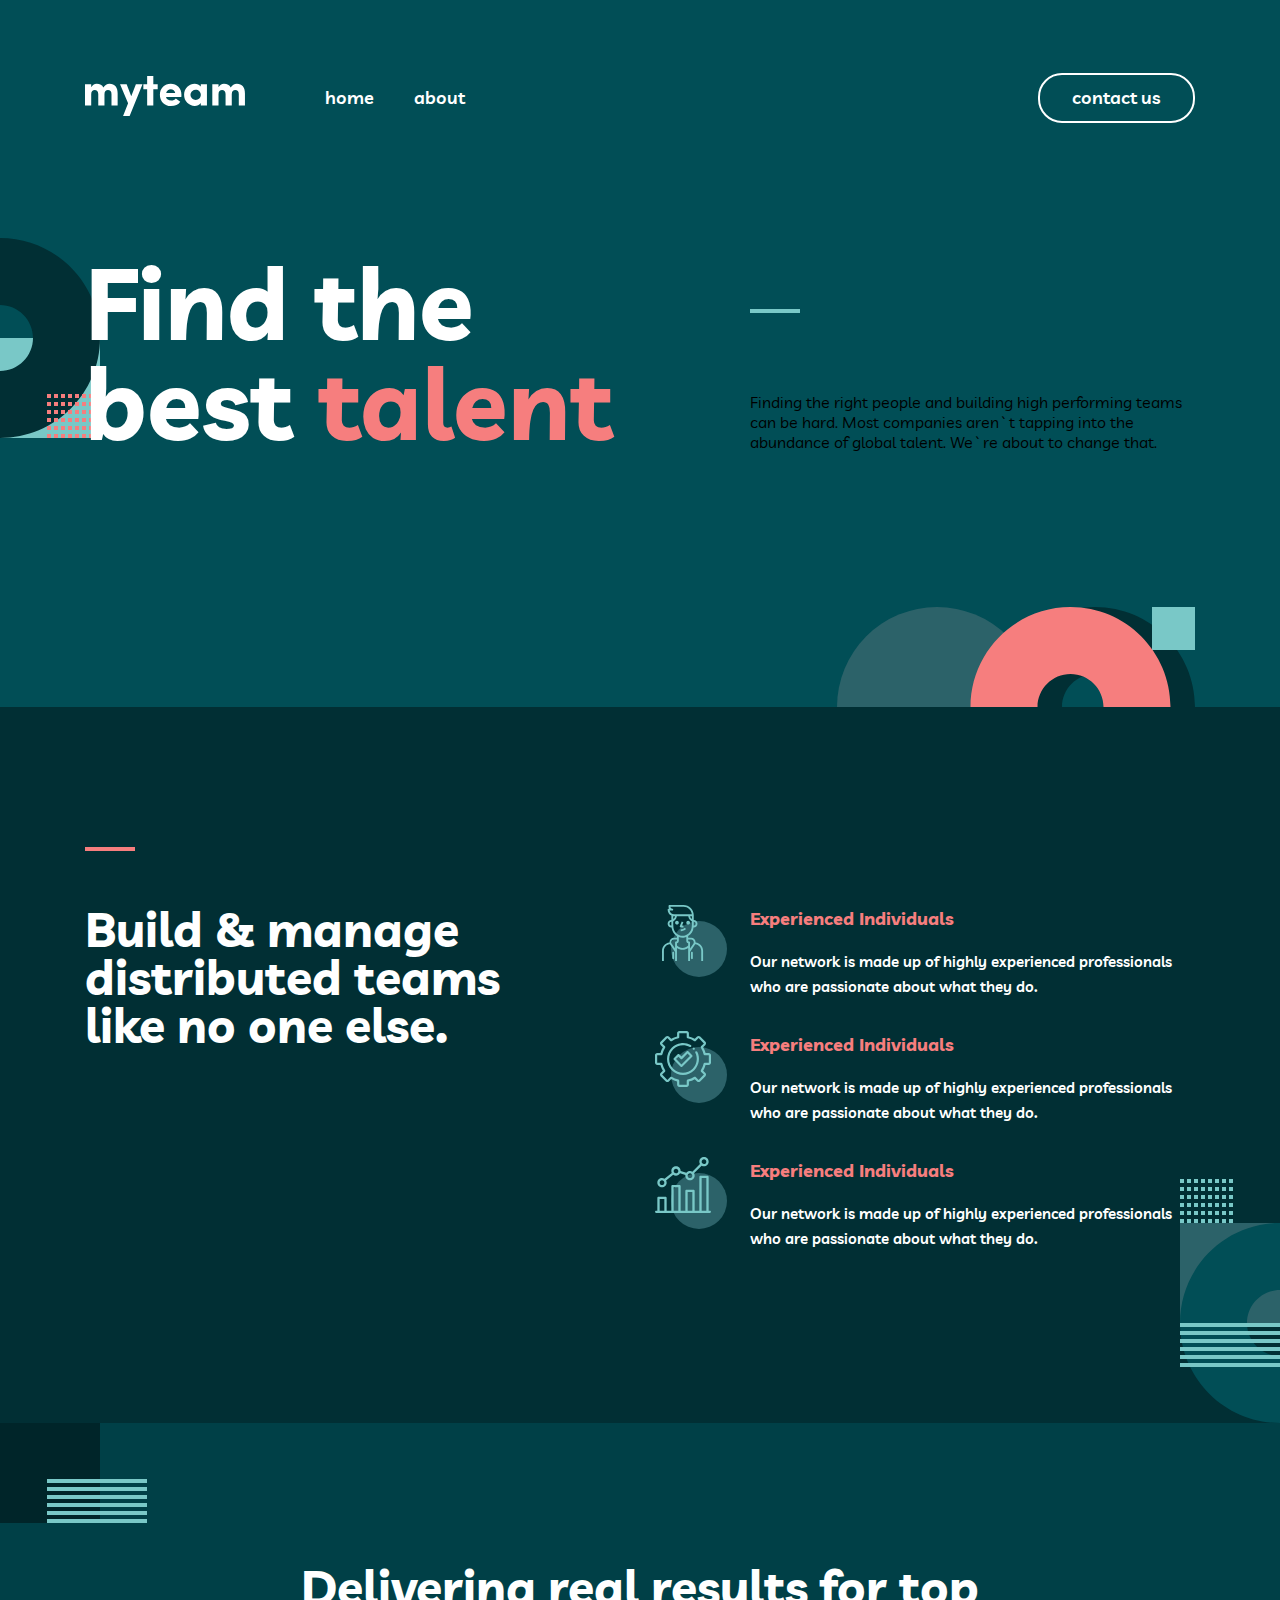
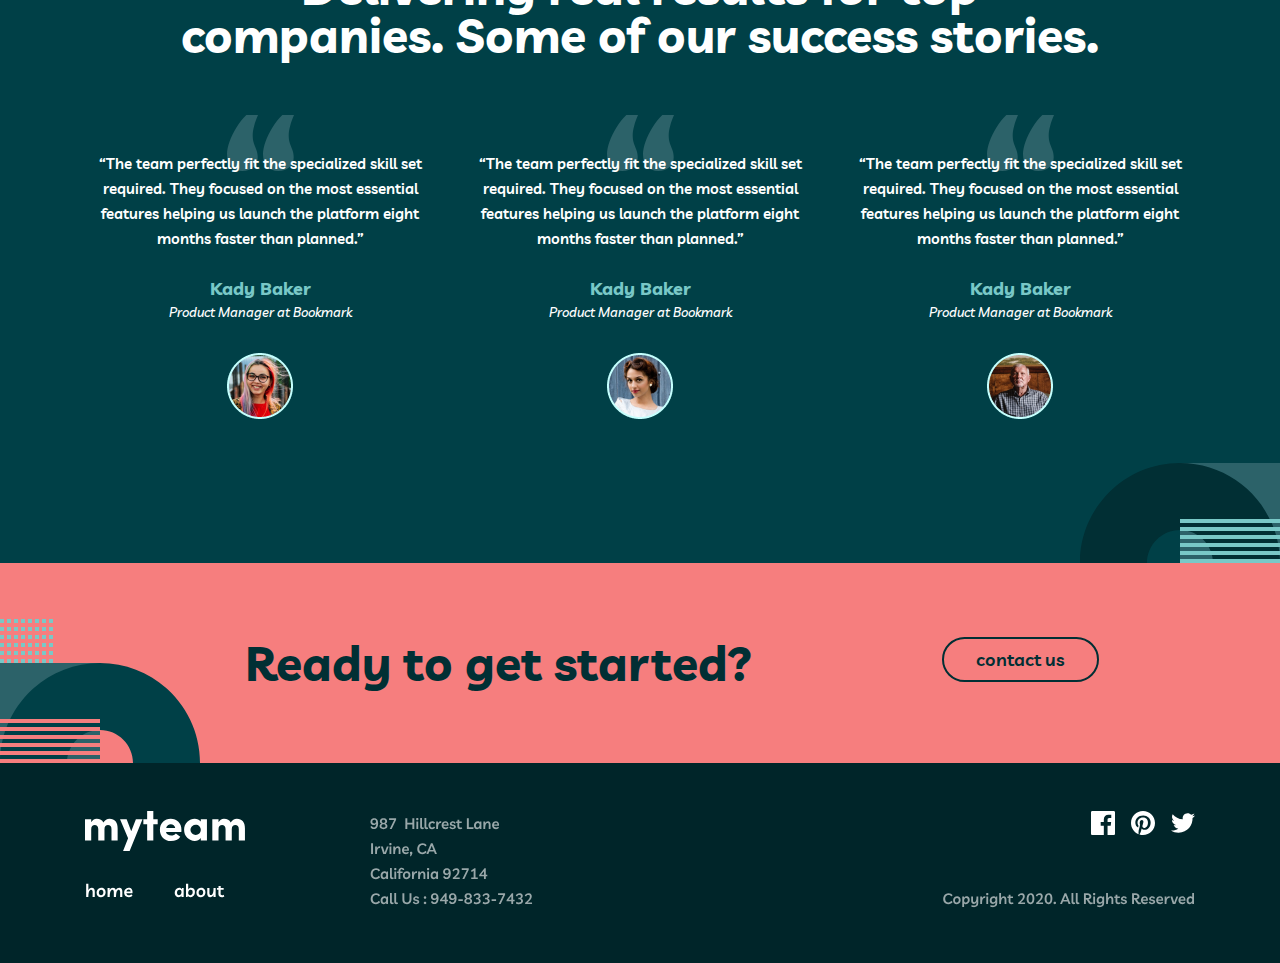
<file: index.html>
<!DOCTYPE html>
<html lang="en">

<head>
    <meta charset="UTF-8">
    <meta name="viewport" content="width=device-width, initial-scale=1.0">
    <link rel="stylesheet" href="./css/main.css">
    <title>Document</title>
</head>

<body>
    <header class="team_header">
        <div class="container">
            <div class="team_header_block">
                <div class="team_header_logo">
                    <a class="team_header_logo_el" href="#"> <img src="./img/logo.svg" alt="logo"> </a>
                    <ul class="team_header_list">
                        <li class="team_header_item">
                            <a class="team_header_link" href="#">home</a>
                        </li>
                        <li class="team_header_item">
                            <a class="team_header_link" href="#">about</a>
                        </li>
                    </ul>
                </div>
                <a class="team_header_btn" href="#">contact us</a>
            </div>
        </div>
    </header>

    <main>
        <section class="pref">
            <div class="container">
                <div class="pref__container">
                    <h2 class="pref__title">
                        Find the best <span class="pref__title_sub">talent</span>
                    </h2>

                    <div class="pref__content">
                        <span class="pref__line"></span>
                        <p class="pref__text">
                            Finding the right people and building high performing teams can
                            be hard. Most companies aren`t tapping into the abundance of
                            global talent. We`re about to change that.
                        </p>
                    </div>
                </div>
            </div>
        </section>
        <section class="else">
            <div class="container">
                <span class="else__line"></span>
                <div class="else__box">
                    <h2 class="else__title">
                        Build & manage distributed teams like no one else.
                    </h2>
                    <ul class="else__list">
                        <li class="else__item">
                            <h3 class="else__sub_title">Experienced Individuals</h3>
                            <p class="else__text">
                                Our network is made up of highly experienced professionals who
                                are passionate about what they do.
                            </p>
                        </li>
                        <li class="else__item">
                            <h3 class="else__sub_title">Experienced Individuals</h3>
                            <p class="else__text">
                                Our network is made up of highly experienced professionals who
                                are passionate about what they do.
                            </p>
                        </li>
                        <li class="else__item">
                            <h3 class="else__sub_title">Experienced Individuals</h3>
                            <p class="else__text">
                                Our network is made up of highly experienced professionals who
                                are passionate about what they do.
                            </p>
                        </li>
                    </ul>
                </div>
            </div>
        </section>
        <section class="kady">
            <div class="container">
                <h2 class="kady__title">
                    Delivering real results for top companies. Some of our success
                    stories.
                </h2>
                <ul class="kady__list">
                    <li class="kady__item">
                        <p class="kady__text">
                            “The team perfectly fit the specialized skill set required. They
                            focused on the most essential features helping us launch the
                            platform eight months faster than planned.”
                        </p>
                        <h3 class="kady__sub_title">Kady Baker</h3>
                        <p class="kady__cap">Product Manager at Bookmark</p>
                        <div class="kady__img_block">
                            <img src="./img/kady.png" alt="img" />
                        </div>
                    </li>
                    <li class="kady__item">
                        <p class="kady__text">
                            “The team perfectly fit the specialized skill set required. They
                            focused on the most essential features helping us launch the
                            platform eight months faster than planned.”
                        </p>
                        <h3 class="kady__sub_title">Kady Baker</h3>
                        <p class="kady__cap">Product Manager at Bookmark</p>
                        <div class="kady__img_block">
                            <img src="./img/ayisha.png" alt="img" />
                        </div>
                    </li>
                    <li class="kady__item">
                        <p class="kady__text">
                            “The team perfectly fit the specialized skill set required. They
                            focused on the most essential features helping us launch the
                            platform eight months faster than planned.”
                        </p>
                        <h3 class="kady__sub_title">Kady Baker</h3>
                        <p class="kady__cap">Product Manager at Bookmark</p>
                        <div class="kady__img_block">
                            <img src="./img/arthur.png" alt="img" />
                        </div>
                    </li>
                </ul>
            </div>
        </section>
        <section class="ted">
            <div class="container">
                <div class="ted_block">
                    <h2 class="ted_title">
                        Ready to get started?</h2>
                    <div class="ted_btn_on">
                        <a class="ted_btn" href="#">contact us</a>
                    </div>
                </div>
            </div>
        </section>
    </main>
    <footer>
        <section class="end">
            <div class="container">
                <div class="end_block">
                    <div class="end_img">
                        <img src="./img/end.svg" alt="img">
                    </div>
                </div>
            </div>
        </section>
    </footer>
</body>

</html>
</file>
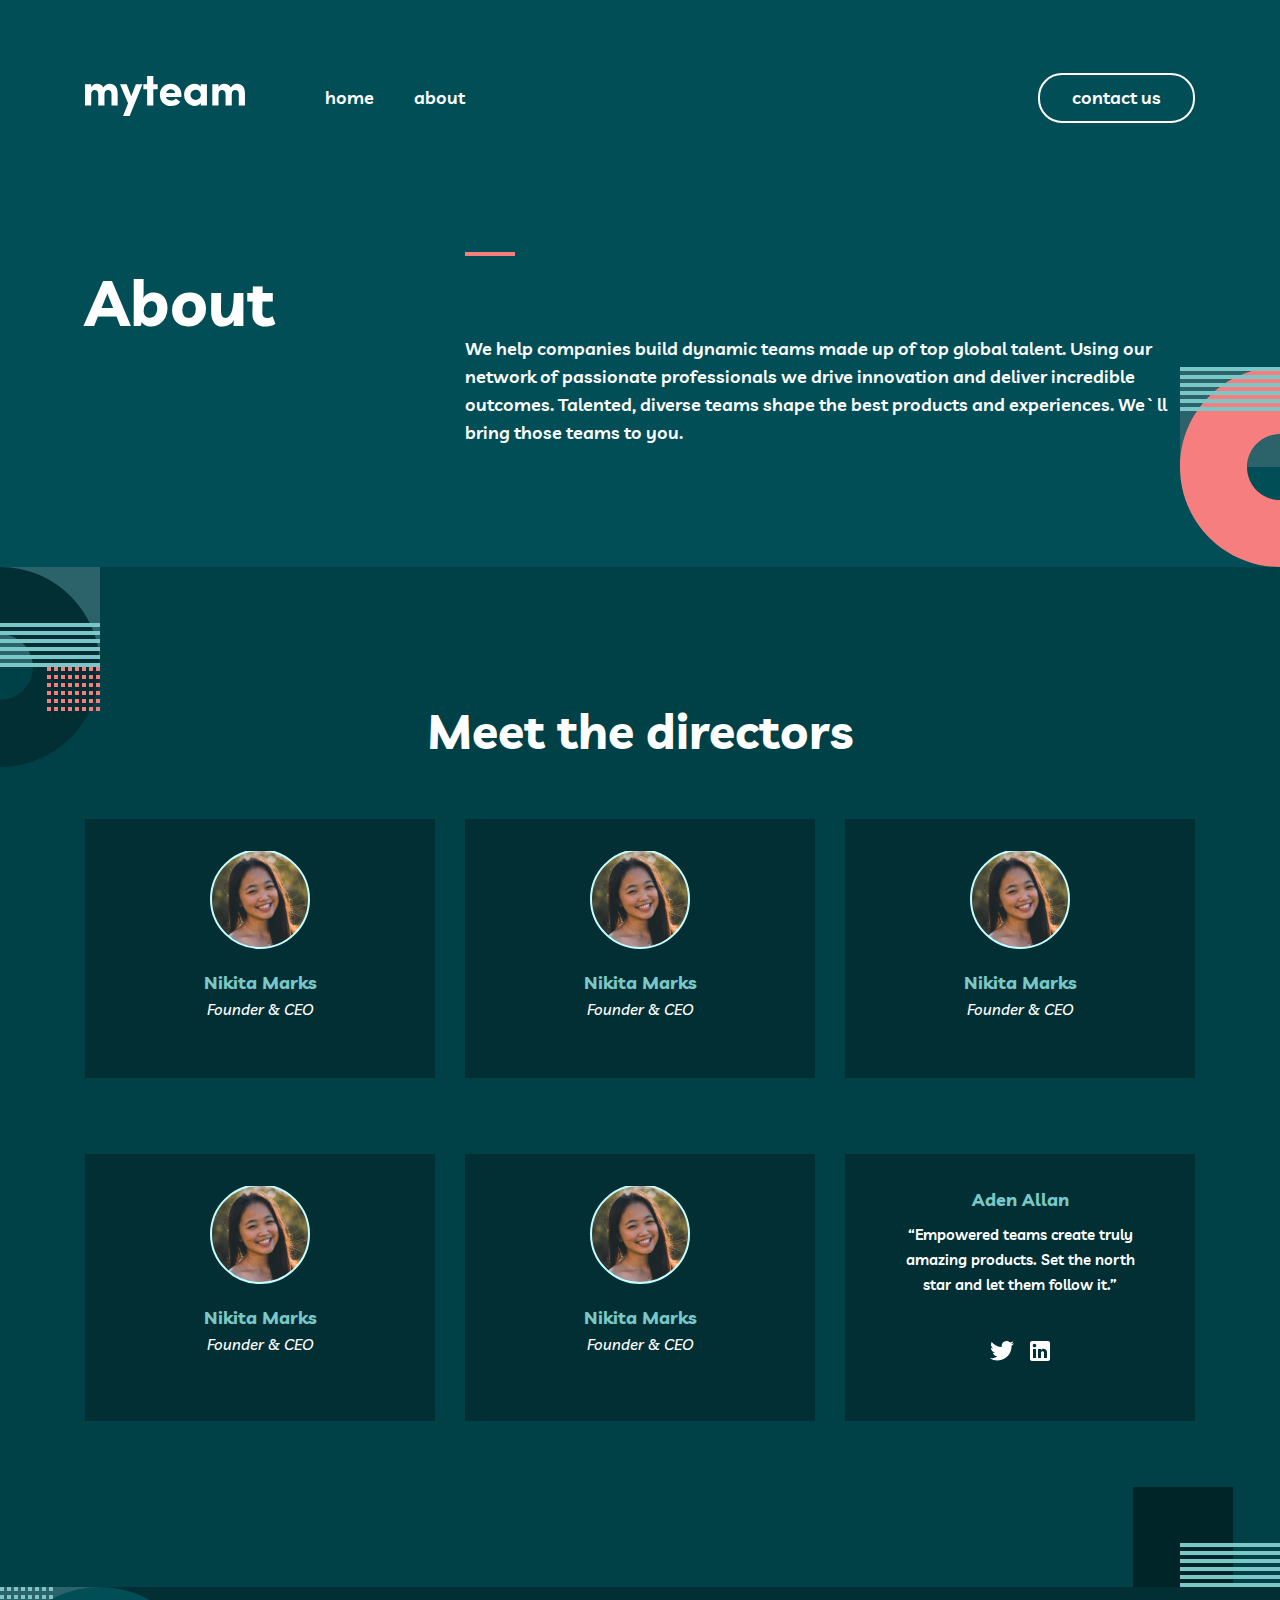
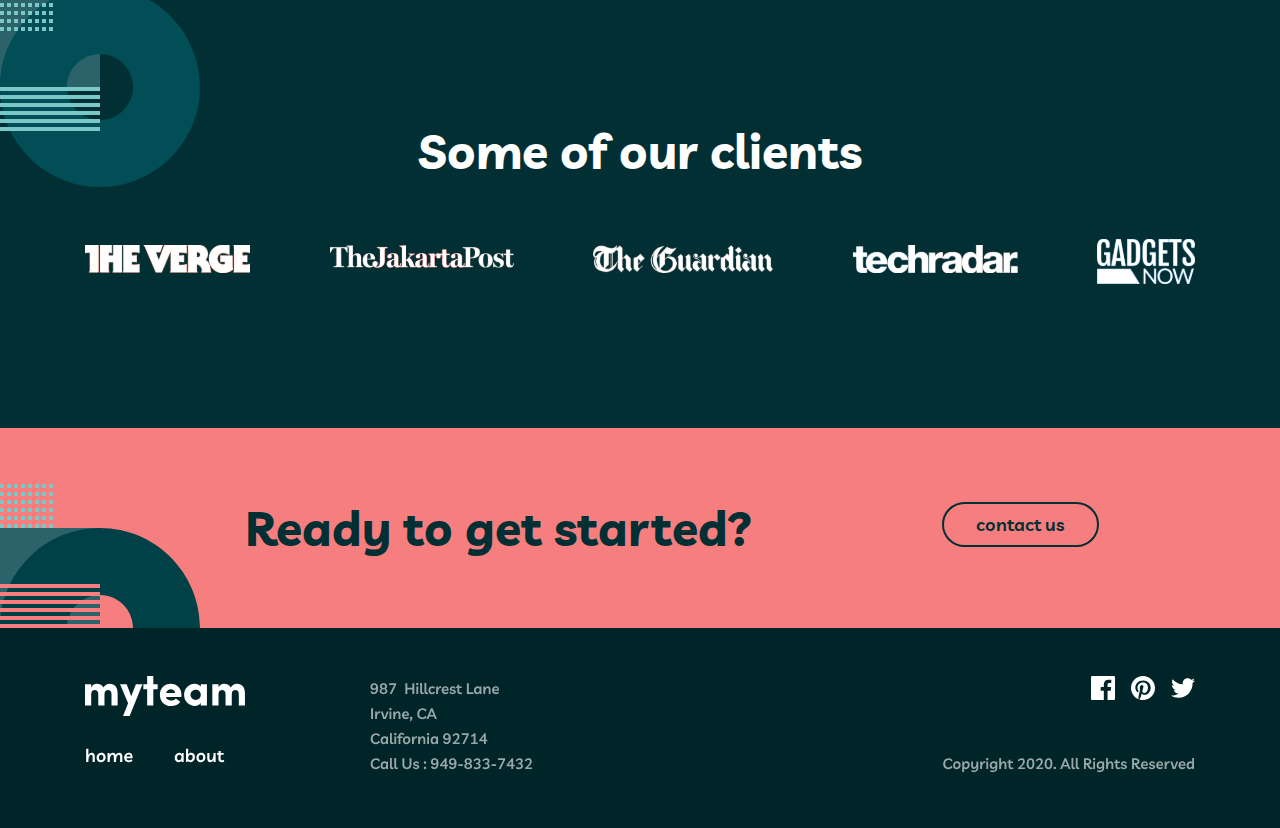
<file: about.html>
<!DOCTYPE html>
<html lang="en">

<head>
    <meta charset="UTF-8">
    <meta name="viewport" content="width=device-width, initial-scale=1.0">
    <link rel="stylesheet" href="./css/main.css">
    <title>Document</title>
</head>

<body>
    <header class="team_header">
        <div class="container">
            <div class="team_header_block">
                <div class="team_header_logo">
                    <a class="team_header_logo_el" href="#"> <img src="./img/logo.svg" alt="logo"> </a>
                    <ul class="team_header_list">
                        <li class="team_header_item">
                            <a class="team_header_link" href="#">home</a>
                        </li>
                        <li class="team_header_item">
                            <a class="team_header_link" href="#">about</a>
                        </li>
                    </ul>
                </div>
                <a class="team_header_btn" href="#">contact us</a>
            </div>
        </div>
    </header>
    <main>
        <section class="about">
            <div class="container">
                <div class="about__container">
                    <h2 class="about__title">
                        About
                    </h2>

                    <div class="about__content">
                        <span class="about__line"></span>
                        <p class="about__text">
                            We help companies build dynamic teams made up of top global talent. Using our network of
                            passionate professionals we drive innovation and deliver incredible outcomes. Talented,
                            diverse teams shape the best products and experiences. We`ll bring those teams to you.
                        </p>
                    </div>
                </div>
            </div>
        </section>

        <section class="nikita">
            <div class="container">
                <div class="container">
                    <h2 class="nikita_info">Meet the directors</h2>

                    <ul class="nikita_list">
                        <li class="nikita_content">
                            <div class="nikita_img"><img src="./img/nikita.svg" alt="img"></div>
                            <h3 class="nikita_sub_title">Nikita Marks</h3>
                            <p class="nikita_text">Founder & CEO</p>
                        </li>
                        <li class="nikita_content">
                            <div class="nikita_img"><img src="./img/nikita.svg" alt="img"></div>
                            <h3 class="nikita_sub_title">Nikita Marks</h3>
                            <p class="nikita_text">Founder & CEO</p>
                        </li>
                        <li class="nikita_content">
                            <div class="nikita_img"><img src="./img/nikita.svg" alt="img"></div>
                            <h3 class="nikita_sub_title">Nikita Marks</h3>
                            <p class="nikita_text">Founder & CEO</p>
                        </li>
                        <li class="nikita_content">
                            <div class="nikita_img"><img src="./img/nikita.svg" alt="img"></div>
                            <h3 class="nikita_sub_title">Nikita Marks</h3>
                            <p class="nikita_text">Founder & CEO</p>
                        </li>
                        <li class="nikita_content">
                            <div class="nikita_img"><img src="./img/nikita.svg" alt="img"></div>
                            <h3 class="nikita_sub_title">Nikita Marks</h3>
                            <p class="nikita_text">Founder & CEO</p>
                        </li>
                        <li class="nikita_content">
                            <h3 class="nikita_sub_title_one">Aden Allan</h3>
                            <p class="nikita_text_one">“Empowered teams create truly amazing products. Set the north star and let them follow it.”</p>
                            <div class="nikita_img_one"><img src="./img/nikita_icon3.svg" alt="img"></div>
                        </li>
                    </ul>
                </div>
            </div>
        </section>
        <section class="aka">
            <div class="container">
                <div class="aka_item">
                    <h3 class="aka_info">Some of our clients</h3>
                    <div class="aka_title">
                        <a class="aka_img" href="#"> <img src="./img/aka.svg" alt="akaimg"></a>
                    </div>
                </div>
            </div>
        </section> 
        <section class="ted">
            <div class="container">
                <div class="ted_block">
                    <h2 class="ted_title">
                        Ready to get started?</h2>
                    <div class="ted_btn_on">
                        <a class="ted_btn" href="#">contact us</a>
                    </div>
                </div>
            </div>
        </section>
    </main>
    <footer>
        <section class="end">
            <div class="container">
                <div class="end_block">
                    <div class="end_img">
                        <img src="./img/end.svg" alt="img">
                    </div>
                </div>
            </div>
        </section>
    </footer>
  
       
    </main>
</body>

</html>
</file>
<file: css/main.css>
@import url('https://fonts.googleapis.com/css2?family=Livvic:ital,wght@0,400;0,600;0,700;1,500;1,700&display=swap');

* {
  box-sizing: border-box;
  margin: 0;
  padding: 0;
}

a {
  text-decoration: none;
}

ol,
ul {
  list-style: none;
}

body {
  font-family: 'Livvic', sans-serif;
  background-color: #014E56;
}

.container {
  max-width: 1110px;
  margin-left: auto;
  margin-right: auto;
}

.team_header {
  padding-top: 73px;
}

.team_header_block {
  display: flex;
  align-items: center;
  justify-content: space-between;
}

.team_header_logo {
  display: flex;
  align-items: center;
}

.team_header_logo_el {
  display: inline-block;
}

.team_header_list {
  margin-left: 80px;
  display: flex;
  gap: 40px;
}

.team_header_link {
  color: #FFF;
  font-size: 18px;
  font-weight: 600;
  line-height: 28px;
}

.team_header_btn {
  color: #FFF;
  font-size: 18px;
  font-weight: 600;
  line-height: 28px;
  padding: 9px 32px;
  border-radius: 24px;
  border: 2px solid #FFF;
}

/* pref */

.pref {
  padding-top: 129px;
  background-image: url('../img/pref1.svg');
  background-repeat: no-repeat;
  background-position: left 30%;
}

.pref__container {
  display: flex;
  align-items: end;
  justify-content: space-between;
  padding-bottom: 255px;
  background-repeat: no-repeat;
  background-image: url('../img/pref2.svg');
  background-position: right bottom;
}

.pref__content {
  width: 445px;
}

.pref__title {
  color: #FFF;
  font-size: 100px;
  font-weight: 700;
  line-height: 100px;
  width: 539px;
}

.pref__title_sub {
  color: #F67E7E;
}

.pref__line {
  width: 50px;
  height: 4px;
  display: block;
  background-color: #79C8C7;
  margin-bottom: 79px;
}


/* else */

.else {
  padding: 140px 0;
  background-color: #012F34;
  background-repeat: no-repeat;
  background-image: url('../img/else1.svg');
  background-position: right bottom;
}

.else__title {
  color: #FFF;
  font-size: 48px;
  font-weight: 700;
  line-height: 48px;
  width: 445px;
}

.else__box {
  display: flex;
  justify-content: space-between;
}

.else__list {
  width: 540px;
}

.else__sub_title {
  color: #F67E7E;
  font-size: 18px;
  font-weight: 700;
  line-height: 28px;
  margin-bottom: 16px;
}

.else__text {
  color: #FFF;
  font-size: 15px;
  font-weight: 600;
  line-height: 25px;
}

.else__item {
  padding-left: 95px;
  background-repeat: no-repeat;
  background-image: url('../img/elseicon.svg');
  margin-bottom: 32px;
}

.else__item:nth-child(2) {
  background-image: url('../img/elseicon2.svg');
}

.else__item:nth-child(3) {
  background-image: url('../img/elseicon3.svg');
}

.else__line {
  width: 50px;
  height: 4px;
  background-color: #F67E7E;
  display: block;
  margin-bottom: 54px;
}


/* kady */

.kady {
  background-color: #004047;
  padding-top: 140px;
  padding-bottom: 140px;
  background-repeat: no-repeat;
  background-image: url('../img/kady1.svg'), url('../img/kady2.svg');
  background-position: left top, right bottom;
}

.kady__title {
  color: #FFF;
  text-align: center;
  font-size: 48px;
  font-weight: 700;
  line-height: 48px;
  width: 932px;
  margin-left: auto;
  margin-right: auto;
  margin-bottom: 56px;
}

.kady__item {
  width: 350px;
  text-align: center;
  padding-top: 36px;
  background-repeat: no-repeat;
  background-image: url('../img/kady_card.svg');
  background-position: center top;
}

.kady__text {
  color: #FFF;
  text-align: center;
  font-size: 15px;
  font-weight: 600;
  line-height: 25px;
  margin-bottom: 24px;
}

.kady__sub_title {
  color: #79C8C7;
  font-size: 18px;
  font-weight: 700;
  line-height: 28px;
}

.kady__cap {
  color: #FFF;
  font-size: 13px;
  font-style: italic;
  font-weight: 500;
  line-height: 18px;
  margin-bottom: 32px;
}

.kady__list {
  display: flex;
  justify-content: space-between;
}


/* ted */
.ted {
  background-color: #F67E7E;
  background-repeat: no-repeat;
  background-image: url('../img/ted.svg');
  background-position: left bottom;
}

.ted_block {
  display: flex;
  justify-content: space-between;
  padding-right: 63px;
  width: 917px;
  margin-left: 160px;

}

.ted_btn_on {
  padding-top: 83px;
}

.ted_title {
  color: #012F34;
  text-align: start;
  font-size: 48px;
  font-weight: 700;
  line-height: 48px;
  padding-top: 76px;
  padding-bottom: 76px;
}

.ted_btn {
  color: #012F34;
  font-size: 18px;
  font-weight: 600;
  line-height: 28px;
  padding: 9px 32px;
  border-radius: 24px;
  border: 2px solid #012F34;
}



.end {
  background-color: #002529;
  padding-top: 48px;
  padding-bottom: 48px;
}

.end_block {
  background: #002529;
  margin-left: auto;
  margin-right: auto;
}


/* about */

.about {
  padding-top: 129px;
  padding-bottom: 120px;
  background-repeat: no-repeat;
  background-image: url('../img/about.svg');
  background-position: right bottom;
}


.about__container {
  display: flex;
  align-items: start;
  justify-content: space-between;
}


.about__title {
  color: #FFF;
  font-size: 64px;
  font-weight: 700;
  line-height: 100px;
  width: 350px;
}

.about__title_sub {
  color: #F67E7E;
}

.about__line {
  width: 50px;
  height: 4px;
  display: block;
  background-color: #F67E7E;
  margin-bottom: 79px;
}


.about__text {
  color: #FFF;
  font-size: 18px;
  font-weight: 600;
  line-height: 28px;
  width: 730px;
}


/* nikita */

.nikita {
  background-color: #004047;
  background-repeat: no-repeat;
  background-image: url('../img/nikita_icon.svg'), url('../img/nikita_icon2.svg');
  background-position: left top, right bottom;


}



.nikita_info {
  color: #FFF;
  text-align: center;
  font-size: 48px;
  font-weight: 700;
  line-height: 48px;
  padding-top: 140px;
  padding-bottom: 64px;
}

.nikita_content {
  padding-top: 32px;
  padding-bottom: 56px;
  text-align: center;
  height: 253;
  flex-shrink: 0;
  position: relative;
  background-color: #012F34;
  width: 350px;
  margin-bottom: 46px;
  ;

}

.nikita_img {
  margin-bottom: 16px;
}

.nikita_sub_title {
  color: #79C8C7;
  text-align: center;
  font-size: 18px;
  font-weight: 700;
  line-height: 28px;

}

.nikita_text {
  color: #FFF;
  text-align: center;
  font-size: 15px;
  font-style: italic;
  font-weight: 500;
  line-height: 25px;
}

.nikita_list {
  display: flex;
  flex-wrap: wrap;
  gap: 30px;
  padding-bottom: 120px;
}
 


.nikita_sub_title_one {
  color: #79C8C7;
  text-align: center;
  font-size: 18px;
  font-weight: 700;
  line-height: 28px;
  padding-bottom: 8px;
}

.nikita_text_one {
  width: 254px;
  color: #FFF;
  text-align: center;
  font-size: 15px;
  font-weight: 600;
  line-height: 25px;
  padding-bottom: 44px;
  margin-left: auto;
  margin-right: auto;
}

.nikita_img_one {
  flex-shrink: 0;
}


/* aka */


.aka {
  background-color: #012F34;
  background-repeat: no-repeat;
  background-image: url('../img/aka_icon.svg');
  background-position: left top;
}

.aka_item {
  justify-content: space-between;
  align-items: center;
  margin-left: auto;
  margin-right: auto;
}

.aka_title {
  padding-bottom: 140px;
}

.aka_info {
  color: #FFF;
  text-align: center;
  font-size: 48px;
  font-weight: 700;
  line-height: 48px;
  padding-top: 140px;
  padding-bottom: 64px;
}

.aka_img {
  width: 1110px;
  flex-shrink: 0;

}
</file>
